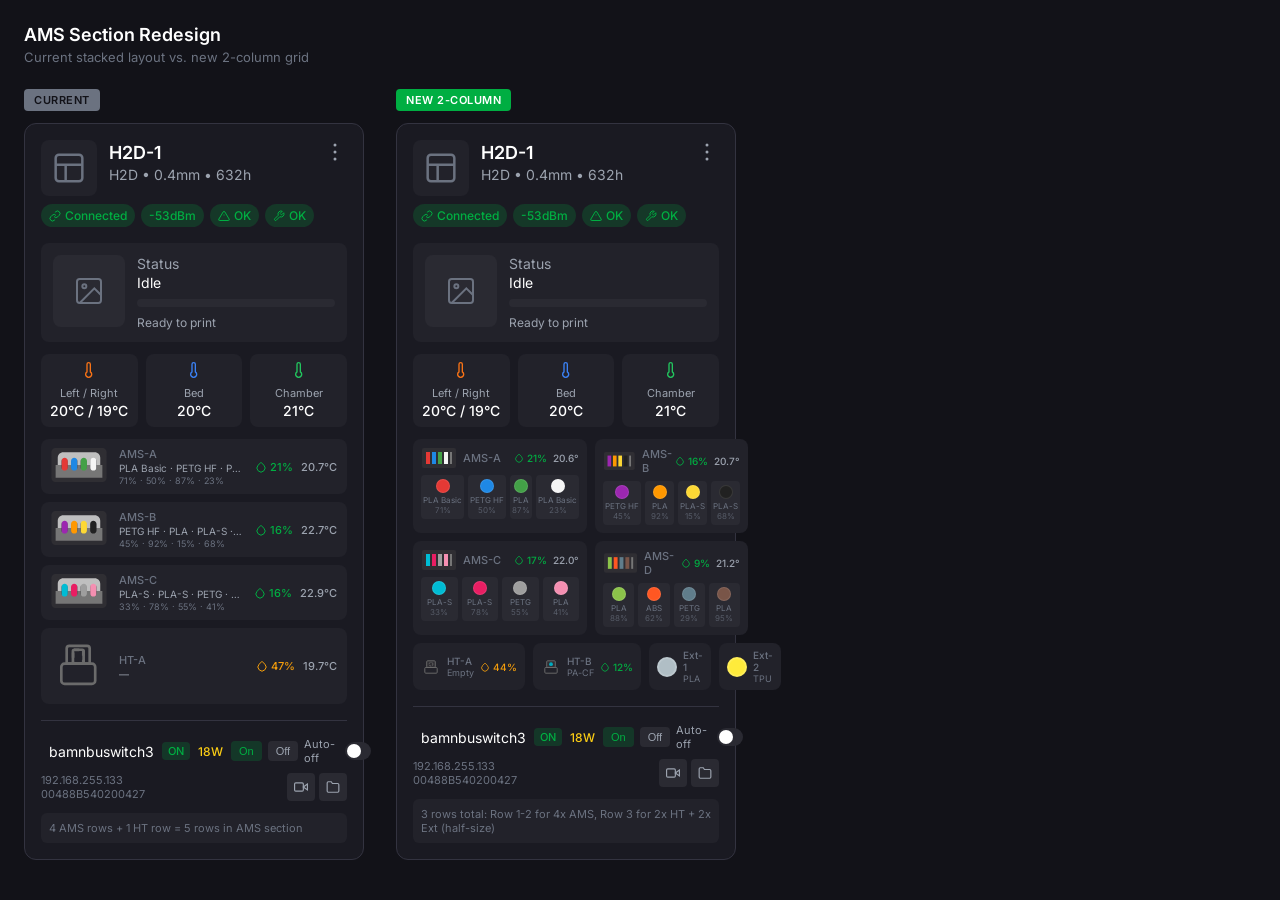
<file: core/frontend/mockups/ams-redesign.html>
<!DOCTYPE html>
<html lang="en">
<head>
  <meta charset="UTF-8">
  <meta name="viewport" content="width=device-width, initial-scale=1.0">
  <title>AMS Section Redesign Mockup</title>
  <link rel="preconnect" href="https://fonts.googleapis.com">
  <link rel="preconnect" href="https://fonts.gstatic.com" crossorigin>
  <link href="https://fonts.googleapis.com/css2?family=Inter:wght@400;500;600&display=swap" rel="stylesheet">
  <style>
    :root {
      /* Match actual Printbuddy dark theme */
      --bg-page: #121218;
      --bg-card: #1a1a22;
      --bg-section: #22222a;
      --bg-input: #2a2a32;
      --border-color: #333340;
      --text-primary: #ffffff;
      --text-secondary: #9ca3af;
      --text-muted: #6b7280;
      --bambu-green: #00ae42;
      --bambu-green-bg: rgba(0, 174, 66, 0.2);
      --humidity-good: #00ae42;
      --humidity-fair: #f59e0b;
      --humidity-bad: #ef4444;
    }

    * {
      margin: 0;
      padding: 0;
      box-sizing: border-box;
    }

    body {
      font-family: 'Inter', -apple-system, BlinkMacSystemFont, sans-serif;
      background: var(--bg-page);
      color: var(--text-primary);
      min-height: 100vh;
      padding: 24px;
    }

    .page-header {
      margin-bottom: 24px;
    }

    .page-title {
      font-size: 18px;
      font-weight: 600;
      color: var(--text-primary);
      margin-bottom: 4px;
    }

    .page-subtitle {
      font-size: 13px;
      color: var(--text-muted);
    }

    /* Printer Card - matches actual app */
    .printer-card {
      background: var(--bg-card);
      border: 1px solid var(--border-color);
      border-radius: 12px;
      padding: 16px;
      width: 340px;
    }

    /* Card Header */
    .card-header {
      display: flex;
      align-items: flex-start;
      gap: 12px;
      margin-bottom: 8px;
    }

    .printer-image {
      width: 56px;
      height: 56px;
      border-radius: 8px;
      background: var(--bg-section);
      flex-shrink: 0;
      display: flex;
      align-items: center;
      justify-content: center;
      overflow: hidden;
    }

    .printer-image svg {
      width: 40px;
      height: 40px;
      color: var(--text-muted);
    }

    .printer-details {
      flex: 1;
      min-width: 0;
    }

    .printer-name-row {
      display: flex;
      align-items: center;
      justify-content: space-between;
    }

    .printer-name {
      font-size: 18px;
      font-weight: 600;
      color: var(--text-primary);
    }

    .menu-btn {
      width: 24px;
      height: 24px;
      border: none;
      background: transparent;
      color: var(--text-secondary);
      cursor: pointer;
      display: flex;
      align-items: center;
      justify-content: center;
      border-radius: 4px;
    }

    .menu-btn:hover {
      background: var(--bg-section);
    }

    .printer-model {
      font-size: 14px;
      color: var(--text-secondary);
      margin-top: 2px;
    }

    /* Badges row */
    .badges-row {
      display: flex;
      flex-wrap: wrap;
      gap: 6px;
      margin-bottom: 16px;
    }

    .badge {
      display: inline-flex;
      align-items: center;
      gap: 4px;
      padding: 4px 8px;
      border-radius: 9999px;
      font-size: 12px;
      font-weight: 500;
    }

    .badge-green {
      background: var(--bambu-green-bg);
      color: var(--bambu-green);
    }

    .badge svg {
      width: 12px;
      height: 12px;
    }

    /* Status Section */
    .status-section {
      background: var(--bg-section);
      border-radius: 8px;
      padding: 12px;
      margin-bottom: 12px;
    }

    .status-row {
      display: flex;
      gap: 12px;
    }

    .cover-placeholder {
      width: 72px;
      height: 72px;
      border-radius: 8px;
      background: var(--bg-input);
      flex-shrink: 0;
      display: flex;
      align-items: center;
      justify-content: center;
    }

    .cover-placeholder svg {
      width: 32px;
      height: 32px;
      color: var(--text-muted);
    }

    .status-info {
      flex: 1;
      min-width: 0;
    }

    .status-label {
      font-size: 14px;
      color: var(--text-secondary);
      margin-bottom: 2px;
    }

    .status-value {
      font-size: 14px;
      color: var(--text-primary);
      margin-bottom: 8px;
    }

    .progress-bar {
      height: 8px;
      background: var(--bg-input);
      border-radius: 4px;
      margin-bottom: 8px;
    }

    .progress-fill {
      height: 100%;
      background: var(--bambu-green);
      border-radius: 4px;
    }

    .ready-text {
      font-size: 12px;
      color: var(--text-secondary);
    }

    /* Temperature Grid */
    .temp-grid {
      display: grid;
      grid-template-columns: repeat(3, 1fr);
      gap: 8px;
      margin-bottom: 12px;
    }

    .temp-card {
      background: var(--bg-section);
      border-radius: 8px;
      padding: 8px;
      text-align: center;
    }

    .temp-icon {
      width: 16px;
      height: 16px;
      margin: 0 auto 4px;
    }

    .temp-label {
      font-size: 11px;
      color: var(--text-secondary);
      margin-bottom: 2px;
    }

    .temp-value {
      font-size: 14px;
      color: var(--text-primary);
      font-weight: 500;
    }

    /* AMS Section */
    .ams-section {
      margin-top: 12px;
    }

    /* Current stacked layout */
    .ams-stacked {
      display: flex;
      flex-direction: column;
      gap: 8px;
    }

    .ams-row {
      display: flex;
      align-items: center;
      gap: 12px;
      background: var(--bg-section);
      border-radius: 8px;
      padding: 8px 10px;
    }

    .ams-icon-wrapper {
      flex-shrink: 0;
    }

    .filament-info {
      flex: 1;
      min-width: 0;
    }

    .ams-label {
      font-size: 11px;
      font-weight: 500;
      color: var(--text-muted);
    }

    .filament-types {
      font-size: 10px;
      color: var(--text-secondary);
      margin-top: 1px;
      white-space: nowrap;
      overflow: hidden;
      text-overflow: ellipsis;
    }

    .filament-fills {
      font-size: 9px;
      color: var(--text-muted);
      margin-top: 1px;
    }

    .ams-stats {
      display: flex;
      align-items: center;
      gap: 8px;
      flex-shrink: 0;
    }

    .stat {
      display: flex;
      align-items: center;
      gap: 3px;
      font-size: 11px;
      font-weight: 500;
    }

    .stat svg {
      width: 12px;
      height: 12px;
    }

    .stat-good { color: var(--humidity-good); }
    .stat-fair { color: var(--humidity-fair); }
    .stat-bad { color: var(--humidity-bad); }
    .stat-neutral { color: var(--text-secondary); }

    /* Smart plug section */
    .smart-plug-section {
      margin-top: 16px;
      padding-top: 16px;
      border-top: 1px solid var(--border-color);
    }

    .plug-row {
      display: flex;
      align-items: center;
      gap: 8px;
    }

    .plug-icon {
      width: 16px;
      height: 16px;
      color: var(--text-secondary);
    }

    .plug-name {
      font-size: 14px;
      color: var(--text-primary);
    }

    .plug-badge {
      font-size: 11px;
      padding: 2px 6px;
      border-radius: 4px;
      font-weight: 500;
    }

    .plug-badge.on {
      background: var(--bambu-green-bg);
      color: var(--bambu-green);
    }

    .plug-power {
      font-size: 12px;
      color: #facc15;
      font-weight: 500;
    }

    .plug-controls {
      margin-left: auto;
      display: flex;
      align-items: center;
      gap: 6px;
    }

    .plug-btn {
      font-size: 11px;
      padding: 4px 8px;
      border-radius: 4px;
      border: none;
      cursor: pointer;
      font-weight: 500;
    }

    .plug-btn.on {
      background: var(--bambu-green-bg);
      color: var(--bambu-green);
    }

    .plug-btn.off {
      background: var(--bg-input);
      color: var(--text-secondary);
    }

    .auto-off-toggle {
      display: flex;
      align-items: center;
      gap: 4px;
      font-size: 11px;
      color: var(--text-secondary);
    }

    .toggle-switch {
      width: 32px;
      height: 18px;
      background: var(--bg-input);
      border-radius: 9px;
      position: relative;
    }

    .toggle-switch.active {
      background: var(--bambu-green);
    }

    .toggle-switch::after {
      content: '';
      position: absolute;
      width: 14px;
      height: 14px;
      background: white;
      border-radius: 50%;
      top: 2px;
      left: 2px;
      transition: transform 0.2s;
    }

    .toggle-switch.active::after {
      transform: translateX(14px);
    }

    .plug-footer {
      margin-top: 8px;
      display: flex;
      align-items: center;
      gap: 8px;
    }

    .plug-ip {
      font-size: 11px;
      color: var(--text-muted);
    }

    .plug-actions {
      margin-left: auto;
      display: flex;
      gap: 4px;
    }

    .action-btn {
      width: 28px;
      height: 28px;
      border-radius: 4px;
      border: none;
      background: var(--bg-input);
      color: var(--text-secondary);
      cursor: pointer;
      display: flex;
      align-items: center;
      justify-content: center;
    }

    .action-btn svg {
      width: 14px;
      height: 14px;
    }

    /* Comparison layout */
    .comparison {
      display: flex;
      gap: 32px;
      flex-wrap: wrap;
      align-items: flex-start;
    }

    .comparison-section {
      display: flex;
      flex-direction: column;
    }

    .section-label {
      display: inline-block;
      font-size: 11px;
      font-weight: 600;
      padding: 4px 10px;
      border-radius: 4px;
      margin-bottom: 12px;
      text-transform: uppercase;
      letter-spacing: 0.5px;
      width: fit-content;
    }

    .section-label.current {
      background: var(--text-muted);
      color: var(--bg-page);
    }

    .section-label.new {
      background: var(--bambu-green);
      color: white;
    }

    /* NEW 2-Column Grid Layout */
    .ams-grid {
      display: grid;
      grid-template-columns: 1fr 1fr;
      gap: 8px;
    }

    .ams-card {
      background: var(--bg-section);
      border-radius: 8px;
      padding: 8px;
    }

    .ams-card-header {
      display: flex;
      align-items: center;
      justify-content: space-between;
      margin-bottom: 6px;
    }

    .ams-card-left {
      display: flex;
      align-items: center;
      gap: 6px;
    }

    .ams-card-stats {
      display: flex;
      align-items: center;
      gap: 6px;
    }

    .ams-card-stats .stat {
      font-size: 10px;
    }

    .ams-card-stats .stat svg {
      width: 10px;
      height: 10px;
    }

    .slots-grid {
      display: grid;
      grid-template-columns: repeat(4, 1fr);
      gap: 4px;
    }

    .slot {
      background: var(--bg-input);
      border-radius: 4px;
      padding: 4px 2px;
      text-align: center;
    }

    .slot-color {
      width: 14px;
      height: 14px;
      border-radius: 50%;
      margin: 0 auto 2px;
      border: 1px solid rgba(255, 255, 255, 0.1);
    }

    .slot-color.empty {
      background: transparent;
      border: 1px dashed var(--text-muted);
    }

    .slot-type {
      font-size: 8px;
      color: var(--text-muted);
      white-space: nowrap;
      overflow: hidden;
      text-overflow: ellipsis;
    }

    .slot-fill {
      font-size: 8px;
      color: var(--text-muted);
      opacity: 0.7;
    }

    /* Row 3: HT + External (half-size) */
    .ams-row-small {
      display: grid;
      grid-template-columns: repeat(4, 1fr);
      gap: 8px;
      margin-top: 8px;
    }

    .ams-card-small {
      background: var(--bg-section);
      border-radius: 8px;
      padding: 6px 8px;
      display: flex;
      align-items: center;
      gap: 6px;
    }

    .ams-card-small .small-info {
      flex: 1;
      min-width: 0;
    }

    .ams-card-small .ams-label {
      font-size: 10px;
    }

    .ams-card-small .slot-type {
      font-size: 9px;
    }

    .external-spool {
      width: 20px;
      height: 20px;
      border-radius: 50%;
      border: 2px solid rgba(255, 255, 255, 0.15);
      flex-shrink: 0;
    }

    .note {
      font-size: 11px;
      color: var(--text-muted);
      margin-top: 12px;
      padding: 8px;
      background: var(--bg-section);
      border-radius: 6px;
    }
  </style>
</head>
<body>
  <div class="page-header">
    <h1 class="page-title">AMS Section Redesign</h1>
    <p class="page-subtitle">Current stacked layout vs. new 2-column grid</p>
  </div>

  <div class="comparison">
    <!-- CURRENT LAYOUT -->
    <div class="comparison-section">
      <span class="section-label current">Current</span>

      <div class="printer-card">
        <!-- Header -->
        <div class="card-header">
          <div class="printer-image">
            <svg viewBox="0 0 24 24" fill="none" stroke="currentColor" stroke-width="1.5">
              <rect x="4" y="4" width="16" height="16" rx="2"/>
              <path d="M4 10h16"/>
              <path d="M10 10v10"/>
            </svg>
          </div>
          <div class="printer-details">
            <div class="printer-name-row">
              <span class="printer-name">H2D-1</span>
              <button class="menu-btn">
                <svg viewBox="0 0 24 24" fill="currentColor">
                  <circle cx="12" cy="5" r="1.5"/>
                  <circle cx="12" cy="12" r="1.5"/>
                  <circle cx="12" cy="19" r="1.5"/>
                </svg>
              </button>
            </div>
            <div class="printer-model">H2D • 0.4mm • 632h</div>
          </div>
        </div>

        <!-- Badges -->
        <div class="badges-row">
          <span class="badge badge-green">
            <svg viewBox="0 0 24 24" fill="none" stroke="currentColor" stroke-width="2">
              <path d="M10 13a5 5 0 0 0 7.54.54l3-3a5 5 0 0 0-7.07-7.07l-1.72 1.71"/>
              <path d="M14 11a5 5 0 0 0-7.54-.54l-3 3a5 5 0 0 0 7.07 7.07l1.71-1.71"/>
            </svg>
            Connected
          </span>
          <span class="badge badge-green">-53dBm</span>
          <span class="badge badge-green">
            <svg viewBox="0 0 24 24" fill="none" stroke="currentColor" stroke-width="2">
              <path d="M12 9v2m0 4h.01"/>
              <path d="M10.29 3.86L1.82 18a2 2 0 0 0 1.71 3h16.94a2 2 0 0 0 1.71-3L13.71 3.86a2 2 0 0 0-3.42 0z"/>
            </svg>
            OK
          </span>
          <span class="badge badge-green">
            <svg viewBox="0 0 24 24" fill="none" stroke="currentColor" stroke-width="2">
              <path d="M14.7 6.3a1 1 0 0 0 0 1.4l1.6 1.6a1 1 0 0 0 1.4 0l3.77-3.77a6 6 0 0 1-7.94 7.94l-6.91 6.91a2.12 2.12 0 0 1-3-3l6.91-6.91a6 6 0 0 1 7.94-7.94l-3.76 3.76z"/>
            </svg>
            OK
          </span>
        </div>

        <!-- Status -->
        <div class="status-section">
          <div class="status-row">
            <div class="cover-placeholder">
              <svg viewBox="0 0 24 24" fill="none" stroke="currentColor" stroke-width="1.5">
                <rect x="3" y="3" width="18" height="18" rx="2"/>
                <circle cx="8.5" cy="8.5" r="1.5"/>
                <path d="M21 15l-5-5L5 21"/>
              </svg>
            </div>
            <div class="status-info">
              <div class="status-label">Status</div>
              <div class="status-value">Idle</div>
              <div class="progress-bar"></div>
              <div class="ready-text">Ready to print</div>
            </div>
          </div>
        </div>

        <!-- Temperatures -->
        <div class="temp-grid">
          <div class="temp-card">
            <svg class="temp-icon" viewBox="0 0 24 24" fill="none" stroke="#f97316" stroke-width="2">
              <path d="M14 14.76V3.5a2.5 2.5 0 0 0-5 0v11.26a4.5 4.5 0 1 0 5 0z"/>
            </svg>
            <div class="temp-label">Left / Right</div>
            <div class="temp-value">20°C / 19°C</div>
          </div>
          <div class="temp-card">
            <svg class="temp-icon" viewBox="0 0 24 24" fill="none" stroke="#3b82f6" stroke-width="2">
              <path d="M14 14.76V3.5a2.5 2.5 0 0 0-5 0v11.26a4.5 4.5 0 1 0 5 0z"/>
            </svg>
            <div class="temp-label">Bed</div>
            <div class="temp-value">20°C</div>
          </div>
          <div class="temp-card">
            <svg class="temp-icon" viewBox="0 0 24 24" fill="none" stroke="#22c55e" stroke-width="2">
              <path d="M14 14.76V3.5a2.5 2.5 0 0 0-5 0v11.26a4.5 4.5 0 1 0 5 0z"/>
            </svg>
            <div class="temp-label">Chamber</div>
            <div class="temp-value">21°C</div>
          </div>
        </div>

        <!-- AMS Section - CURRENT STACKED -->
        <div class="ams-section">
          <div class="ams-stacked">
            <!-- AMS-A -->
            <div class="ams-row">
              <div class="ams-icon-wrapper">
                <svg width="56" height="34" viewBox="0 0 52 32" fill="none">
                  <path fill-rule="evenodd" clip-rule="evenodd" d="M4 0C1.79086 0 0 1.79086 0 4V28C0 30.2091 1.79086 32 4 32H48C50.2091 32 52 30.2091 52 28V4C52 1.79086 50.2091 0 48 0H4ZM44 8H8V24H44V8Z" fill="#2F2E33"/>
                  <rect x="9.5" y="8" width="6" height="16" fill="#e53935"/>
                  <rect x="18.5" y="8" width="6" height="16" fill="#1e88e5"/>
                  <rect x="27.5" y="8" width="6" height="16" fill="#43a047"/>
                  <rect x="36.5" y="8" width="6" height="16" fill="#f5f5f5"/>
                  <path fill-rule="evenodd" clip-rule="evenodd" d="M36.5 16H33.5V18.26C33.5 19.92 32.16 21.26 30.5 21.26C28.84 21.26 27.5 19.92 27.5 18.26V16H24.5V18.26C24.5 19.92 23.16 21.26 21.5 21.26C19.84 21.26 18.5 19.92 18.5 18.26V16H15.5V18.26C15.5 19.92 14.16 21.26 12.5 21.26C10.84 21.26 9.5 19.92 9.5 18.26V16H4V28H48V16H42.5V18.26C42.5 19.92 41.16 21.26 39.5 21.26C37.84 21.26 36.5 19.92 36.5 18.26V16Z" fill="#767676"/>
                  <path fill-rule="evenodd" clip-rule="evenodd" d="M6 9.18C6 6.32 8.32 4 11.18 4H40.82C43.68 4 46 6.32 46 9.18V16H42.5V12.26C42.5 10.6 41.16 9.26 39.5 9.26C37.84 9.26 36.5 10.6 36.5 12.26V16H33.5V12.26C33.5 10.6 32.16 9.26 30.5 9.26C28.84 9.26 27.5 10.6 27.5 12.26V16H24.5V12.26C24.5 10.6 23.16 9.26 21.5 9.26C19.84 9.26 18.5 10.6 18.5 12.26V16H15.5V12.26C15.5 10.6 14.16 9.26 12.5 9.26C10.84 9.26 9.5 10.6 9.5 12.26V16H6V9.18Z" fill="#BFBFBF"/>
                </svg>
              </div>
              <div class="filament-info">
                <div class="ams-label">AMS-A</div>
                <div class="filament-types">PLA Basic · PETG HF · PLA Basic · PLA Basic</div>
                <div class="filament-fills">71% · 50% · 87% · 23%</div>
              </div>
              <div class="ams-stats">
                <div class="stat stat-good">
                  <svg viewBox="0 0 24 24" fill="none" stroke="currentColor" stroke-width="2">
                    <path d="M12 2.69l5.66 5.66a8 8 0 1 1-11.31 0z"/>
                  </svg>
                  21%
                </div>
                <div class="stat stat-neutral">20.7°C</div>
              </div>
            </div>

            <!-- AMS-B -->
            <div class="ams-row">
              <div class="ams-icon-wrapper">
                <svg width="56" height="34" viewBox="0 0 52 32" fill="none">
                  <path fill-rule="evenodd" clip-rule="evenodd" d="M4 0C1.79086 0 0 1.79086 0 4V28C0 30.2091 1.79086 32 4 32H48C50.2091 32 52 30.2091 52 28V4C52 1.79086 50.2091 0 48 0H4ZM44 8H8V24H44V8Z" fill="#2F2E33"/>
                  <rect x="9.5" y="8" width="6" height="16" fill="#9c27b0"/>
                  <rect x="18.5" y="8" width="6" height="16" fill="#ff9800"/>
                  <rect x="27.5" y="8" width="6" height="16" fill="#fdd835"/>
                  <rect x="36.5" y="8" width="6" height="16" fill="#212121"/>
                  <path fill-rule="evenodd" clip-rule="evenodd" d="M36.5 16H33.5V18.26C33.5 19.92 32.16 21.26 30.5 21.26C28.84 21.26 27.5 19.92 27.5 18.26V16H24.5V18.26C24.5 19.92 23.16 21.26 21.5 21.26C19.84 21.26 18.5 19.92 18.5 18.26V16H15.5V18.26C15.5 19.92 14.16 21.26 12.5 21.26C10.84 21.26 9.5 19.92 9.5 18.26V16H4V28H48V16H42.5V18.26C42.5 19.92 41.16 21.26 39.5 21.26C37.84 21.26 36.5 19.92 36.5 18.26V16Z" fill="#767676"/>
                  <path fill-rule="evenodd" clip-rule="evenodd" d="M6 9.18C6 6.32 8.32 4 11.18 4H40.82C43.68 4 46 6.32 46 9.18V16H42.5V12.26C42.5 10.6 41.16 9.26 39.5 9.26C37.84 9.26 36.5 10.6 36.5 12.26V16H33.5V12.26C33.5 10.6 32.16 9.26 30.5 9.26C28.84 9.26 27.5 10.6 27.5 12.26V16H24.5V12.26C24.5 10.6 23.16 9.26 21.5 9.26C19.84 9.26 18.5 10.6 18.5 12.26V16H15.5V12.26C15.5 10.6 14.16 9.26 12.5 9.26C10.84 9.26 9.5 10.6 9.5 12.26V16H6V9.18Z" fill="#BFBFBF"/>
                </svg>
              </div>
              <div class="filament-info">
                <div class="ams-label">AMS-B</div>
                <div class="filament-types">PETG HF · PLA · PLA-S · PLA-S</div>
                <div class="filament-fills">45% · 92% · 15% · 68%</div>
              </div>
              <div class="ams-stats">
                <div class="stat stat-good">
                  <svg viewBox="0 0 24 24" fill="none" stroke="currentColor" stroke-width="2">
                    <path d="M12 2.69l5.66 5.66a8 8 0 1 1-11.31 0z"/>
                  </svg>
                  16%
                </div>
                <div class="stat stat-neutral">22.7°C</div>
              </div>
            </div>

            <!-- AMS-C -->
            <div class="ams-row">
              <div class="ams-icon-wrapper">
                <svg width="56" height="34" viewBox="0 0 52 32" fill="none">
                  <path fill-rule="evenodd" clip-rule="evenodd" d="M4 0C1.79086 0 0 1.79086 0 4V28C0 30.2091 1.79086 32 4 32H48C50.2091 32 52 30.2091 52 28V4C52 1.79086 50.2091 0 48 0H4ZM44 8H8V24H44V8Z" fill="#2F2E33"/>
                  <rect x="9.5" y="8" width="6" height="16" fill="#00bcd4"/>
                  <rect x="18.5" y="8" width="6" height="16" fill="#e91e63"/>
                  <rect x="27.5" y="8" width="6" height="16" fill="#9e9e9e"/>
                  <rect x="36.5" y="8" width="6" height="16" fill="#f48fb1"/>
                  <path fill-rule="evenodd" clip-rule="evenodd" d="M36.5 16H33.5V18.26C33.5 19.92 32.16 21.26 30.5 21.26C28.84 21.26 27.5 19.92 27.5 18.26V16H24.5V18.26C24.5 19.92 23.16 21.26 21.5 21.26C19.84 21.26 18.5 19.92 18.5 18.26V16H15.5V18.26C15.5 19.92 14.16 21.26 12.5 21.26C10.84 21.26 9.5 19.92 9.5 18.26V16H4V28H48V16H42.5V18.26C42.5 19.92 41.16 21.26 39.5 21.26C37.84 21.26 36.5 19.92 36.5 18.26V16Z" fill="#767676"/>
                  <path fill-rule="evenodd" clip-rule="evenodd" d="M6 9.18C6 6.32 8.32 4 11.18 4H40.82C43.68 4 46 6.32 46 9.18V16H42.5V12.26C42.5 10.6 41.16 9.26 39.5 9.26C37.84 9.26 36.5 10.6 36.5 12.26V16H33.5V12.26C33.5 10.6 32.16 9.26 30.5 9.26C28.84 9.26 27.5 10.6 27.5 12.26V16H24.5V12.26C24.5 10.6 23.16 9.26 21.5 9.26C19.84 9.26 18.5 10.6 18.5 12.26V16H15.5V12.26C15.5 10.6 14.16 9.26 12.5 9.26C10.84 9.26 9.5 10.6 9.5 12.26V16H6V9.18Z" fill="#BFBFBF"/>
                </svg>
              </div>
              <div class="filament-info">
                <div class="ams-label">AMS-C</div>
                <div class="filament-types">PLA-S · PLA-S · PETG · PLA</div>
                <div class="filament-fills">33% · 78% · 55% · 41%</div>
              </div>
              <div class="ams-stats">
                <div class="stat stat-good">
                  <svg viewBox="0 0 24 24" fill="none" stroke="currentColor" stroke-width="2">
                    <path d="M12 2.69l5.66 5.66a8 8 0 1 1-11.31 0z"/>
                  </svg>
                  16%
                </div>
                <div class="stat stat-neutral">22.9°C</div>
              </div>
            </div>

            <!-- HT-A -->
            <div class="ams-row">
              <div class="ams-icon-wrapper">
                <svg width="56" height="56" viewBox="0 0 21 21" fill="none">
                  <rect x="8.3" y="5.2" width="3.8" height="5.1" fill="none" stroke="#666" stroke-dasharray="2 1.5" rx="0.3"/>
                  <path d="M5.88312 4.68555C5.88312 4.13326 6.33083 3.68555 6.88312 3.68555H13.5059C14.0582 3.68555 14.5059 4.13326 14.5059 4.68555V10.3887H5.88312V4.68555Z" stroke="#6B6B6B"/>
                  <rect x="3.8725" y="10.3887" width="12.7037" height="7.55371" rx="1.2" stroke="#6B6B6B"/>
                  <path d="M8.21991 5.65234C8.21991 5.3762 8.44377 5.15234 8.71991 5.15234H11.7288C12.005 5.15234 12.2288 5.3762 12.2288 5.65234V10.3887H8.21991V5.65234Z" stroke="#6B6B6B"/>
                </svg>
              </div>
              <div class="filament-info">
                <div class="ams-label">HT-A</div>
                <div class="filament-types">—</div>
              </div>
              <div class="ams-stats">
                <div class="stat stat-fair">
                  <svg viewBox="0 0 24 24" fill="none" stroke="currentColor" stroke-width="2">
                    <path d="M12 2.69l5.66 5.66a8 8 0 1 1-11.31 0z"/>
                  </svg>
                  47%
                </div>
                <div class="stat stat-neutral">19.7°C</div>
              </div>
            </div>
          </div>
        </div>

        <!-- Smart Plug -->
        <div class="smart-plug-section">
          <div class="plug-row">
            <svg class="plug-icon" viewBox="0 0 24 24" fill="none" stroke="currentColor" stroke-width="2">
              <polygon points="13 2 3 14 12 14 11 22 21 10 12 10 13 2"/>
            </svg>
            <span class="plug-name">bamnbuswitch3</span>
            <span class="plug-badge on">ON</span>
            <span class="plug-power">18W</span>
            <div class="plug-controls">
              <button class="plug-btn on">On</button>
              <button class="plug-btn off">Off</button>
              <div class="auto-off-toggle">
                Auto-off
                <div class="toggle-switch"></div>
              </div>
            </div>
          </div>
          <div class="plug-footer">
            <span class="plug-ip">192.168.255.133<br/>00488B540200427</span>
            <div class="plug-actions">
              <button class="action-btn">
                <svg viewBox="0 0 24 24" fill="none" stroke="currentColor" stroke-width="2">
                  <path d="M23 7l-7 5 7 5V7z"/><rect x="1" y="5" width="15" height="14" rx="2"/>
                </svg>
              </button>
              <button class="action-btn">
                <svg viewBox="0 0 24 24" fill="none" stroke="currentColor" stroke-width="2">
                  <path d="M22 19a2 2 0 0 1-2 2H4a2 2 0 0 1-2-2V5a2 2 0 0 1 2-2h5l2 3h9a2 2 0 0 1 2 2z"/>
                </svg>
              </button>
            </div>
          </div>
        </div>

        <div class="note">4 AMS rows + 1 HT row = 5 rows in AMS section</div>
      </div>
    </div>

    <!-- NEW LAYOUT -->
    <div class="comparison-section">
      <span class="section-label new">New 2-Column</span>

      <div class="printer-card">
        <!-- Header (same as current) -->
        <div class="card-header">
          <div class="printer-image">
            <svg viewBox="0 0 24 24" fill="none" stroke="currentColor" stroke-width="1.5">
              <rect x="4" y="4" width="16" height="16" rx="2"/>
              <path d="M4 10h16"/>
              <path d="M10 10v10"/>
            </svg>
          </div>
          <div class="printer-details">
            <div class="printer-name-row">
              <span class="printer-name">H2D-1</span>
              <button class="menu-btn">
                <svg viewBox="0 0 24 24" fill="currentColor">
                  <circle cx="12" cy="5" r="1.5"/>
                  <circle cx="12" cy="12" r="1.5"/>
                  <circle cx="12" cy="19" r="1.5"/>
                </svg>
              </button>
            </div>
            <div class="printer-model">H2D • 0.4mm • 632h</div>
          </div>
        </div>

        <!-- Badges (same) -->
        <div class="badges-row">
          <span class="badge badge-green">
            <svg viewBox="0 0 24 24" fill="none" stroke="currentColor" stroke-width="2">
              <path d="M10 13a5 5 0 0 0 7.54.54l3-3a5 5 0 0 0-7.07-7.07l-1.72 1.71"/>
              <path d="M14 11a5 5 0 0 0-7.54-.54l-3 3a5 5 0 0 0 7.07 7.07l1.71-1.71"/>
            </svg>
            Connected
          </span>
          <span class="badge badge-green">-53dBm</span>
          <span class="badge badge-green">
            <svg viewBox="0 0 24 24" fill="none" stroke="currentColor" stroke-width="2">
              <path d="M12 9v2m0 4h.01"/>
              <path d="M10.29 3.86L1.82 18a2 2 0 0 0 1.71 3h16.94a2 2 0 0 0 1.71-3L13.71 3.86a2 2 0 0 0-3.42 0z"/>
            </svg>
            OK
          </span>
          <span class="badge badge-green">
            <svg viewBox="0 0 24 24" fill="none" stroke="currentColor" stroke-width="2">
              <path d="M14.7 6.3a1 1 0 0 0 0 1.4l1.6 1.6a1 1 0 0 0 1.4 0l3.77-3.77a6 6 0 0 1-7.94 7.94l-6.91 6.91a2.12 2.12 0 0 1-3-3l6.91-6.91a6 6 0 0 1 7.94-7.94l-3.76 3.76z"/>
            </svg>
            OK
          </span>
        </div>

        <!-- Status (same) -->
        <div class="status-section">
          <div class="status-row">
            <div class="cover-placeholder">
              <svg viewBox="0 0 24 24" fill="none" stroke="currentColor" stroke-width="1.5">
                <rect x="3" y="3" width="18" height="18" rx="2"/>
                <circle cx="8.5" cy="8.5" r="1.5"/>
                <path d="M21 15l-5-5L5 21"/>
              </svg>
            </div>
            <div class="status-info">
              <div class="status-label">Status</div>
              <div class="status-value">Idle</div>
              <div class="progress-bar"></div>
              <div class="ready-text">Ready to print</div>
            </div>
          </div>
        </div>

        <!-- Temperatures (same) -->
        <div class="temp-grid">
          <div class="temp-card">
            <svg class="temp-icon" viewBox="0 0 24 24" fill="none" stroke="#f97316" stroke-width="2">
              <path d="M14 14.76V3.5a2.5 2.5 0 0 0-5 0v11.26a4.5 4.5 0 1 0 5 0z"/>
            </svg>
            <div class="temp-label">Left / Right</div>
            <div class="temp-value">20°C / 19°C</div>
          </div>
          <div class="temp-card">
            <svg class="temp-icon" viewBox="0 0 24 24" fill="none" stroke="#3b82f6" stroke-width="2">
              <path d="M14 14.76V3.5a2.5 2.5 0 0 0-5 0v11.26a4.5 4.5 0 1 0 5 0z"/>
            </svg>
            <div class="temp-label">Bed</div>
            <div class="temp-value">20°C</div>
          </div>
          <div class="temp-card">
            <svg class="temp-icon" viewBox="0 0 24 24" fill="none" stroke="#22c55e" stroke-width="2">
              <path d="M14 14.76V3.5a2.5 2.5 0 0 0-5 0v11.26a4.5 4.5 0 1 0 5 0z"/>
            </svg>
            <div class="temp-label">Chamber</div>
            <div class="temp-value">21°C</div>
          </div>
        </div>

        <!-- AMS Section - NEW 2-COLUMN GRID -->
        <div class="ams-section">
          <!-- Row 1-2: Up to 4x AMS -->
          <div class="ams-grid">
            <!-- AMS-A -->
            <div class="ams-card">
              <div class="ams-card-header">
                <div class="ams-card-left">
                  <svg width="36" height="22" viewBox="0 0 36 22" fill="none">
                    <rect x="1" y="1" width="34" height="20" rx="2" fill="#2F2E33"/>
                    <rect x="5" y="5" width="4" height="12" fill="#e53935"/>
                    <rect x="11" y="5" width="4" height="12" fill="#1e88e5"/>
                    <rect x="17" y="5" width="4" height="12" fill="#43a047"/>
                    <rect x="23" y="5" width="4" height="12" fill="#f5f5f5"/>
                    <rect x="29" y="5" width="2" height="12" fill="#767676"/>
                  </svg>
                  <span class="ams-label">AMS-A</span>
                </div>
                <div class="ams-card-stats">
                  <div class="stat stat-good">
                    <svg viewBox="0 0 24 24" fill="none" stroke="currentColor" stroke-width="2">
                      <path d="M12 2.69l5.66 5.66a8 8 0 1 1-11.31 0z"/>
                    </svg>
                    21%
                  </div>
                  <div class="stat stat-neutral">20.6°</div>
                </div>
              </div>
              <div class="slots-grid">
                <div class="slot">
                  <div class="slot-color" style="background: #e53935;"></div>
                  <div class="slot-type">PLA Basic</div>
                  <div class="slot-fill">71%</div>
                </div>
                <div class="slot">
                  <div class="slot-color" style="background: #1e88e5;"></div>
                  <div class="slot-type">PETG HF</div>
                  <div class="slot-fill">50%</div>
                </div>
                <div class="slot">
                  <div class="slot-color" style="background: #43a047;"></div>
                  <div class="slot-type">PLA</div>
                  <div class="slot-fill">87%</div>
                </div>
                <div class="slot">
                  <div class="slot-color" style="background: #f5f5f5;"></div>
                  <div class="slot-type">PLA Basic</div>
                  <div class="slot-fill">23%</div>
                </div>
              </div>
            </div>

            <!-- AMS-B -->
            <div class="ams-card">
              <div class="ams-card-header">
                <div class="ams-card-left">
                  <svg width="36" height="22" viewBox="0 0 36 22" fill="none">
                    <rect x="1" y="1" width="34" height="20" rx="2" fill="#2F2E33"/>
                    <rect x="5" y="5" width="4" height="12" fill="#9c27b0"/>
                    <rect x="11" y="5" width="4" height="12" fill="#ff9800"/>
                    <rect x="17" y="5" width="4" height="12" fill="#fdd835"/>
                    <rect x="23" y="5" width="4" height="12" fill="#212121"/>
                    <rect x="29" y="5" width="2" height="12" fill="#767676"/>
                  </svg>
                  <span class="ams-label">AMS-B</span>
                </div>
                <div class="ams-card-stats">
                  <div class="stat stat-good">
                    <svg viewBox="0 0 24 24" fill="none" stroke="currentColor" stroke-width="2">
                      <path d="M12 2.69l5.66 5.66a8 8 0 1 1-11.31 0z"/>
                    </svg>
                    16%
                  </div>
                  <div class="stat stat-neutral">20.7°</div>
                </div>
              </div>
              <div class="slots-grid">
                <div class="slot">
                  <div class="slot-color" style="background: #9c27b0;"></div>
                  <div class="slot-type">PETG HF</div>
                  <div class="slot-fill">45%</div>
                </div>
                <div class="slot">
                  <div class="slot-color" style="background: #ff9800;"></div>
                  <div class="slot-type">PLA</div>
                  <div class="slot-fill">92%</div>
                </div>
                <div class="slot">
                  <div class="slot-color" style="background: #fdd835;"></div>
                  <div class="slot-type">PLA-S</div>
                  <div class="slot-fill">15%</div>
                </div>
                <div class="slot">
                  <div class="slot-color" style="background: #212121;"></div>
                  <div class="slot-type">PLA-S</div>
                  <div class="slot-fill">68%</div>
                </div>
              </div>
            </div>

            <!-- AMS-C -->
            <div class="ams-card">
              <div class="ams-card-header">
                <div class="ams-card-left">
                  <svg width="36" height="22" viewBox="0 0 36 22" fill="none">
                    <rect x="1" y="1" width="34" height="20" rx="2" fill="#2F2E33"/>
                    <rect x="5" y="5" width="4" height="12" fill="#00bcd4"/>
                    <rect x="11" y="5" width="4" height="12" fill="#e91e63"/>
                    <rect x="17" y="5" width="4" height="12" fill="#9e9e9e"/>
                    <rect x="23" y="5" width="4" height="12" fill="#f48fb1"/>
                    <rect x="29" y="5" width="2" height="12" fill="#767676"/>
                  </svg>
                  <span class="ams-label">AMS-C</span>
                </div>
                <div class="ams-card-stats">
                  <div class="stat stat-good">
                    <svg viewBox="0 0 24 24" fill="none" stroke="currentColor" stroke-width="2">
                      <path d="M12 2.69l5.66 5.66a8 8 0 1 1-11.31 0z"/>
                    </svg>
                    17%
                  </div>
                  <div class="stat stat-neutral">22.0°</div>
                </div>
              </div>
              <div class="slots-grid">
                <div class="slot">
                  <div class="slot-color" style="background: #00bcd4;"></div>
                  <div class="slot-type">PLA-S</div>
                  <div class="slot-fill">33%</div>
                </div>
                <div class="slot">
                  <div class="slot-color" style="background: #e91e63;"></div>
                  <div class="slot-type">PLA-S</div>
                  <div class="slot-fill">78%</div>
                </div>
                <div class="slot">
                  <div class="slot-color" style="background: #9e9e9e;"></div>
                  <div class="slot-type">PETG</div>
                  <div class="slot-fill">55%</div>
                </div>
                <div class="slot">
                  <div class="slot-color" style="background: #f48fb1;"></div>
                  <div class="slot-type">PLA</div>
                  <div class="slot-fill">41%</div>
                </div>
              </div>
            </div>

            <!-- AMS-D -->
            <div class="ams-card">
              <div class="ams-card-header">
                <div class="ams-card-left">
                  <svg width="36" height="22" viewBox="0 0 36 22" fill="none">
                    <rect x="1" y="1" width="34" height="20" rx="2" fill="#2F2E33"/>
                    <rect x="5" y="5" width="4" height="12" fill="#8bc34a"/>
                    <rect x="11" y="5" width="4" height="12" fill="#ff5722"/>
                    <rect x="17" y="5" width="4" height="12" fill="#607d8b"/>
                    <rect x="23" y="5" width="4" height="12" fill="#795548"/>
                    <rect x="29" y="5" width="2" height="12" fill="#767676"/>
                  </svg>
                  <span class="ams-label">AMS-D</span>
                </div>
                <div class="ams-card-stats">
                  <div class="stat stat-good">
                    <svg viewBox="0 0 24 24" fill="none" stroke="currentColor" stroke-width="2">
                      <path d="M12 2.69l5.66 5.66a8 8 0 1 1-11.31 0z"/>
                    </svg>
                    9%
                  </div>
                  <div class="stat stat-neutral">21.2°</div>
                </div>
              </div>
              <div class="slots-grid">
                <div class="slot">
                  <div class="slot-color" style="background: #8bc34a;"></div>
                  <div class="slot-type">PLA</div>
                  <div class="slot-fill">88%</div>
                </div>
                <div class="slot">
                  <div class="slot-color" style="background: #ff5722;"></div>
                  <div class="slot-type">ABS</div>
                  <div class="slot-fill">62%</div>
                </div>
                <div class="slot">
                  <div class="slot-color" style="background: #607d8b;"></div>
                  <div class="slot-type">PETG</div>
                  <div class="slot-fill">29%</div>
                </div>
                <div class="slot">
                  <div class="slot-color" style="background: #795548;"></div>
                  <div class="slot-type">PLA</div>
                  <div class="slot-fill">95%</div>
                </div>
              </div>
            </div>
          </div>

          <!-- Row 3: HT + External (half-size, 4 across) -->
          <div class="ams-row-small">
            <!-- HT-A -->
            <div class="ams-card-small">
              <svg width="20" height="20" viewBox="0 0 21 21" fill="none">
                <rect x="6" y="4" width="9" height="7" rx="1" fill="#2F2E33" stroke="#6B6B6B"/>
                <rect x="4" y="11" width="13" height="6" rx="1" stroke="#6B6B6B"/>
                <circle cx="10.5" cy="7.5" r="2" fill="none" stroke="#666" stroke-dasharray="2 1"/>
              </svg>
              <div class="small-info">
                <div class="ams-label">HT-A</div>
                <div class="slot-type">Empty</div>
              </div>
              <div class="ams-card-stats">
                <div class="stat stat-fair">
                  <svg viewBox="0 0 24 24" fill="none" stroke="currentColor" stroke-width="2">
                    <path d="M12 2.69l5.66 5.66a8 8 0 1 1-11.31 0z"/>
                  </svg>
                  44%
                </div>
              </div>
            </div>

            <!-- HT-B -->
            <div class="ams-card-small">
              <svg width="20" height="20" viewBox="0 0 21 21" fill="none">
                <rect x="6" y="4" width="9" height="7" rx="1" fill="#2F2E33" stroke="#6B6B6B"/>
                <rect x="4" y="11" width="13" height="6" rx="1" stroke="#6B6B6B"/>
                <circle cx="10.5" cy="7.5" r="2" fill="#00acc1"/>
              </svg>
              <div class="small-info">
                <div class="ams-label">HT-B</div>
                <div class="slot-type">PA-CF</div>
              </div>
              <div class="ams-card-stats">
                <div class="stat stat-good">
                  <svg viewBox="0 0 24 24" fill="none" stroke="currentColor" stroke-width="2">
                    <path d="M12 2.69l5.66 5.66a8 8 0 1 1-11.31 0z"/>
                  </svg>
                  12%
                </div>
              </div>
            </div>

            <!-- External 1 -->
            <div class="ams-card-small">
              <div class="external-spool" style="background: #b0bec5;"></div>
              <div class="small-info">
                <div class="ams-label">Ext-1</div>
                <div class="slot-type">PLA</div>
              </div>
            </div>

            <!-- External 2 -->
            <div class="ams-card-small">
              <div class="external-spool" style="background: #ffeb3b;"></div>
              <div class="small-info">
                <div class="ams-label">Ext-2</div>
                <div class="slot-type">TPU</div>
              </div>
            </div>
          </div>
        </div>

        <!-- Smart Plug (same as current) -->
        <div class="smart-plug-section">
          <div class="plug-row">
            <svg class="plug-icon" viewBox="0 0 24 24" fill="none" stroke="currentColor" stroke-width="2">
              <polygon points="13 2 3 14 12 14 11 22 21 10 12 10 13 2"/>
            </svg>
            <span class="plug-name">bamnbuswitch3</span>
            <span class="plug-badge on">ON</span>
            <span class="plug-power">18W</span>
            <div class="plug-controls">
              <button class="plug-btn on">On</button>
              <button class="plug-btn off">Off</button>
              <div class="auto-off-toggle">
                Auto-off
                <div class="toggle-switch"></div>
              </div>
            </div>
          </div>
          <div class="plug-footer">
            <span class="plug-ip">192.168.255.133<br/>00488B540200427</span>
            <div class="plug-actions">
              <button class="action-btn">
                <svg viewBox="0 0 24 24" fill="none" stroke="currentColor" stroke-width="2">
                  <path d="M23 7l-7 5 7 5V7z"/><rect x="1" y="5" width="15" height="14" rx="2"/>
                </svg>
              </button>
              <button class="action-btn">
                <svg viewBox="0 0 24 24" fill="none" stroke="currentColor" stroke-width="2">
                  <path d="M22 19a2 2 0 0 1-2 2H4a2 2 0 0 1-2-2V5a2 2 0 0 1 2-2h5l2 3h9a2 2 0 0 1 2 2z"/>
                </svg>
              </button>
            </div>
          </div>
        </div>

        <div class="note">3 rows total: Row 1-2 for 4x AMS, Row 3 for 2x HT + 2x Ext (half-size)</div>
      </div>
    </div>
  </div>
</body>
</html>
</file>
